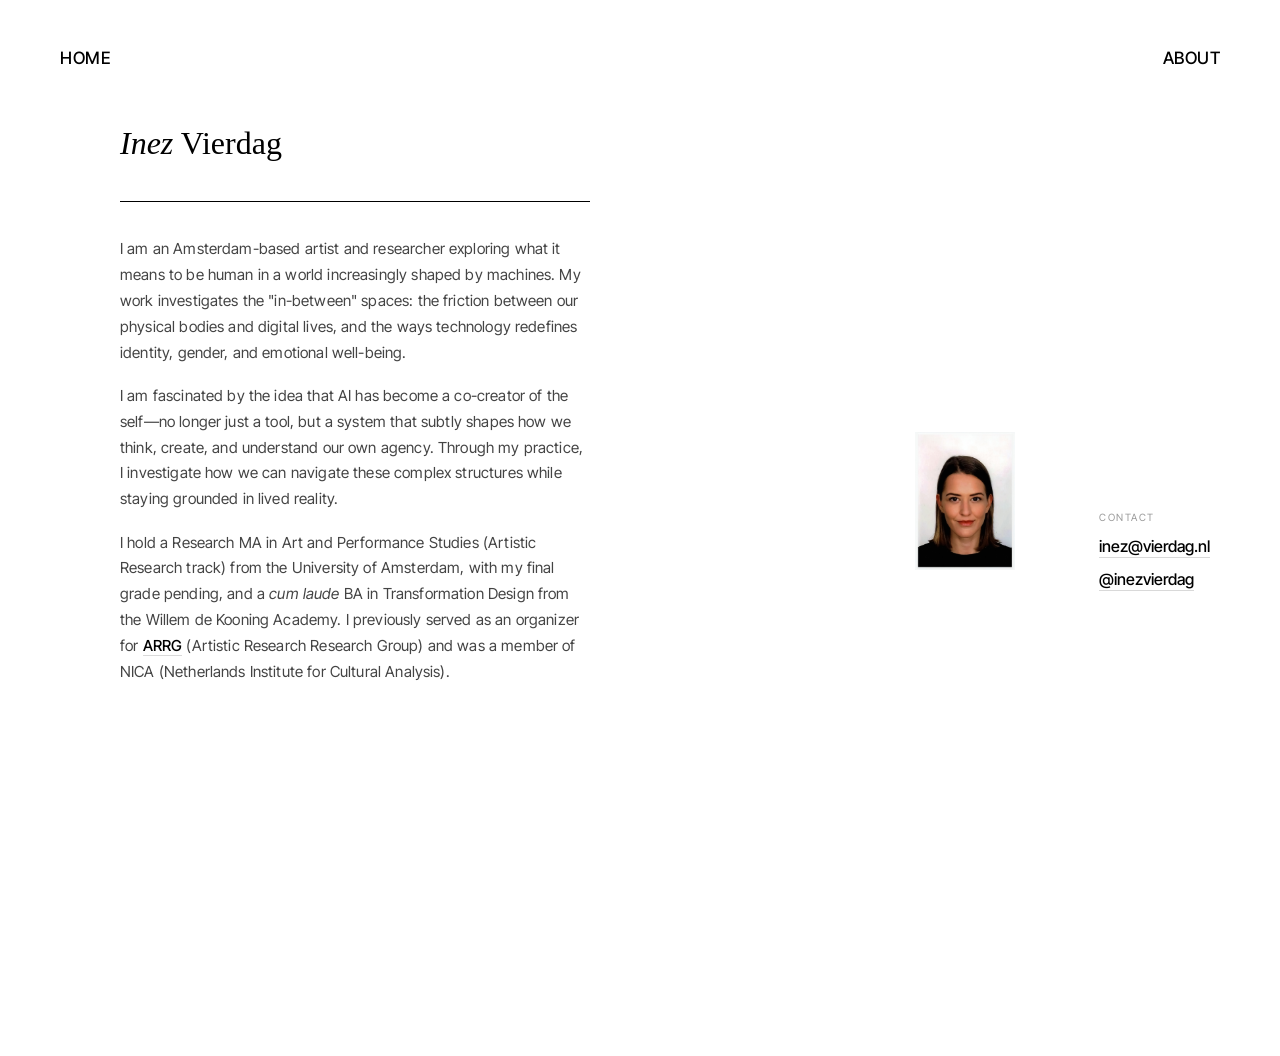
<file: about.html>
<!DOCTYPE html>
<html lang="en">
<head>
    <meta charset="UTF-8">
    <meta name="viewport" content="width=device-width, initial-scale=1.0">
    <title>Inez Vierdag | A.I. Doorbitch</title>
    <link rel="stylesheet" href="../style.css">

    <link rel="preconnect" href="https://fonts.googleapis.com">
    <link rel="preconnect" href="https://fonts.gstatic.com" crossorigin>
    <link href="https://fonts.googleapis.com/css2?family=Inter+Tight:ital,wght@0,400;0,600;1,400&family=Source+Serif+4:ital,opsz,wght@0,8..60,400;1,8..60,400&display=swap" rel="stylesheet">
</head>

<body class="project-page about-page">

    <nav>
        <div class="nav-item"><a href="index.html">Home</a></div>
        <div class="nav-item"><a href="about.html">About</a></div>
    </nav>

    <main class="split-layout">
        
        <section class="text-column">
            <h1 class="project-title"><em>Inez</em>  Vierdag</h1>
            <div class="meta-data">
                <br>
                <div class="exhibition-list">
                    <div class="ex-item fragment-link" data-target="about-image">
                    </div>
                </div>
            </div>
            <div class="project-abstract">
                <p>
                    I am an Amsterdam-based artist and researcher exploring what it means to be human in a world increasingly shaped by machines. My work investigates the "in-between" spaces: the friction between our physical bodies and digital lives, and the ways technology redefines identity, gender, and emotional well-being.
                </p>
                
                <p>
                    I am fascinated by the idea that AI has become a co-creator of the self—no longer just a tool, but a system that subtly shapes how we think, create, and understand our own agency. Through my practice, I investigate how we can navigate these complex structures while staying grounded in lived reality.
                </p>

                <p>
                    I hold a Research MA in Art and Performance Studies (Artistic Research track) from the University of Amsterdam, with my final grade pending, and a <em>cum laude</em> BA in Transformation Design from the Willem de Kooning Academy. I previously served as an organizer for <strong><a href="https://asca.uva.nl/content/research-groups/artistic-research/artistic-research.html" target="_blank" class="inline-link">ARRG</a></strong> (Artistic Research Research Group) and was a member of NICA (Netherlands Institute for Cultural Analysis).
                </p>
            </div>
        </section>
        <section class="display-area" id="discovery-zone">
            <div class="contact-section meta-data">
                <p class="section-label">Contact</p>
                <p><a href="mailto:inez@vierdag.nl">inez@vierdag.nl</a></p>
                <p><a href="https://instagram.com/inezvierdag" target="_blank">@inezvierdag</a></p>
            </div>
            <div class="stack-container">
                <img id="about-image" src="assets/pf1.jpg" class="stack-item vivid" style="opacity: 1; max-height: 60vh !important; transform: translate(0,0);">
            </div>
        </section>
        
    </main>
</body>
</html>
</file>
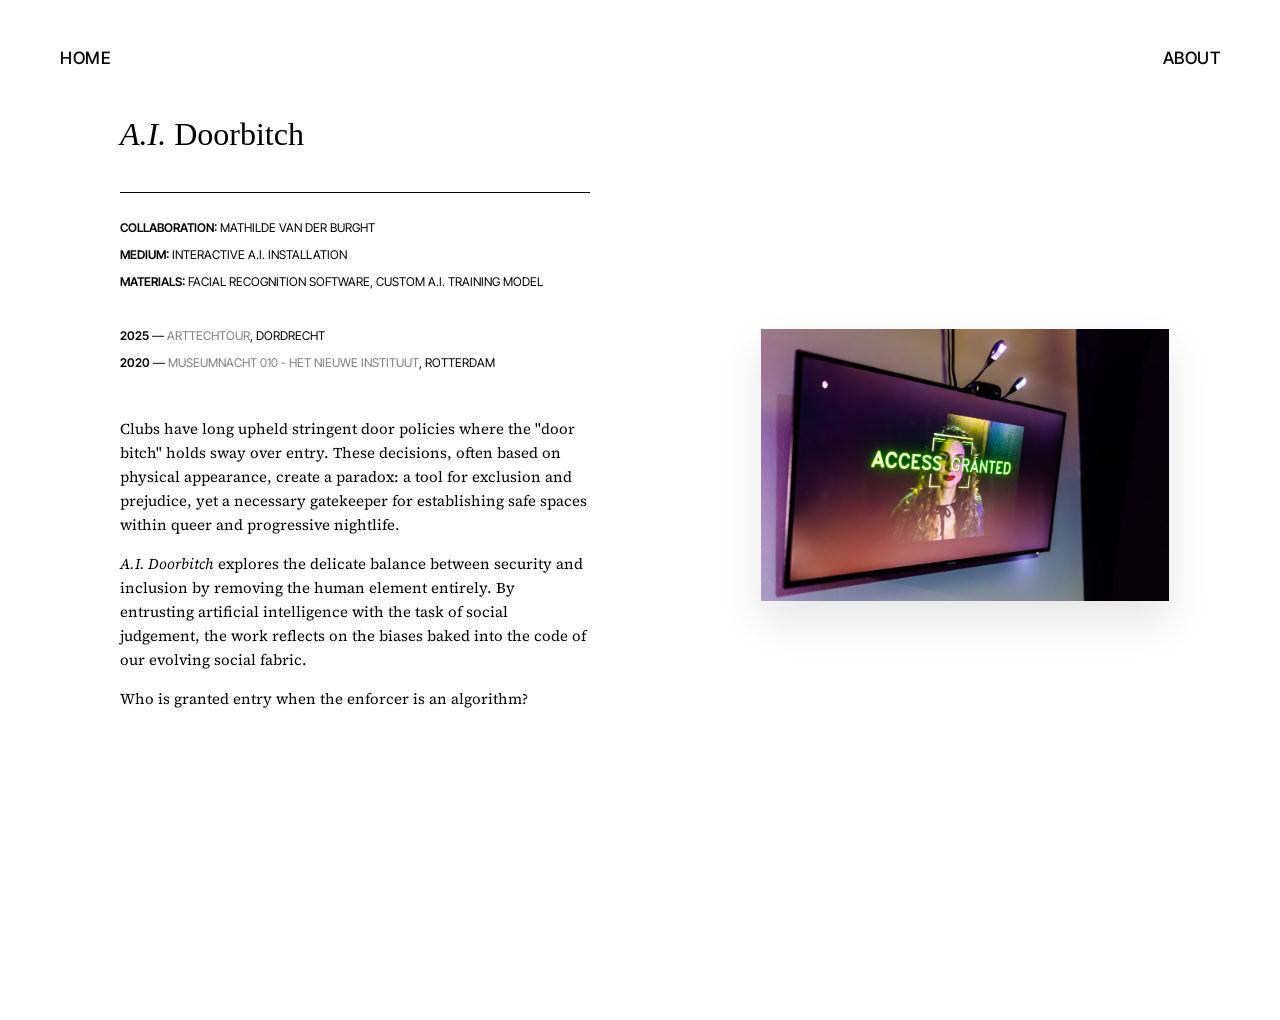
<file: ai-doorbitch.html>
<!DOCTYPE html>
<html lang="en">
<head>
    <meta charset="UTF-8">
    <meta name="viewport" content="width=device-width, initial-scale=1.0">
    <title>Inez Vierdag | A.I. Doorbitch</title>
    <link rel="stylesheet" href="../style.css">

    <link rel="preconnect" href="https://fonts.googleapis.com">
    <link rel="preconnect" href="https://fonts.gstatic.com" crossorigin>
    <link href="https://fonts.googleapis.com/css2?family=Inter+Tight:ital,wght@0,400;0,600;1,400&family=Source+Serif+4:ital,opsz,wght@0,8..60,400;1,8..60,400&display=swap" rel="stylesheet">
</head>

<body class="project-page">

    <nav>
        <div class="nav-item"><a href="index.html">Home</a></div>
        <div class="nav-item"><a href="about.html">About</a></div>
    </nav>

    <main class="split-layout">
        
<section class="text-column">
    <h1 class="project-title"><em>A.I.</em> Doorbitch</h1>
    
    <div class="meta-data">
        <p><strong>Collaboration:</strong> Mathilde van der Burght</p>
        <p><strong>Medium:</strong> Interactive A.I. Installation</p>
        <p><strong>Materials:</strong> Facial recognition software, custom A.I. training model</p>
        <br>
        
    <div class="exhibition-history">
            <p><strong>2025</strong> — <span class="ex-item fragment-link pair-trigger" data-target="media-10">ArtTechTour</span>, Dordrecht</p>
            <p><strong>2020</strong> — <span class="ex-item fragment-link" data-target="media-12">Museumnacht 010 - Het Nieuwe Instituut</span>, Rotterdam</p>
        </div>
              </div>
            <div class="project-abstract">
                <p>
                    Clubs have long upheld stringent door policies where the "door bitch" holds sway over entry. These decisions, often based on physical appearance, create a paradox: a tool for exclusion and prejudice, yet a necessary gatekeeper for establishing safe spaces within queer and progressive nightlife.
                </p>
                <p>
                    <em>A.I. Doorbitch</em> explores the delicate balance between security and inclusion by removing the human element entirely. By entrusting artificial intelligence with the task of social judgement, the work reflects on the biases baked into the code of our evolving social fabric.
                </p>
                <p class="abstract-footer">
                    Who is granted entry when the enforcer is an algorithm?
                </p>
            </div>
        </section>

        <section class="display-area" id="discovery-zone">
            <div class="stack-container" data-steps="media-10;media-12">
                <img id="media-10" src="../assets/arttechtour.jpg" class="stack-item vivid" style="opacity: 1; max-height: 55vh !important;">
                <div id="media-12" class="stack-item vimeo-wrapper-horizontal">
                    <iframe 
                        src="https://player.vimeo.com/video/460593455?h=a5f113e6e3&amp;autoplay=1&amp;background=1&amp;muted=1&amp;loop=0" 
                        frameborder="0" 
                        allow="autoplay; fullscreen; picture-in-picture" 
                        style="width:100%; height:100%;" 
                        title="A.I. Doorbitch">
                    </iframe>
                </div>
            </div>
        </section>
    </main>

    <script src="https://player.vimeo.com/api/player.js"></script>
    <script src="slideshow.js"></script>
</body>
</html>
</file>
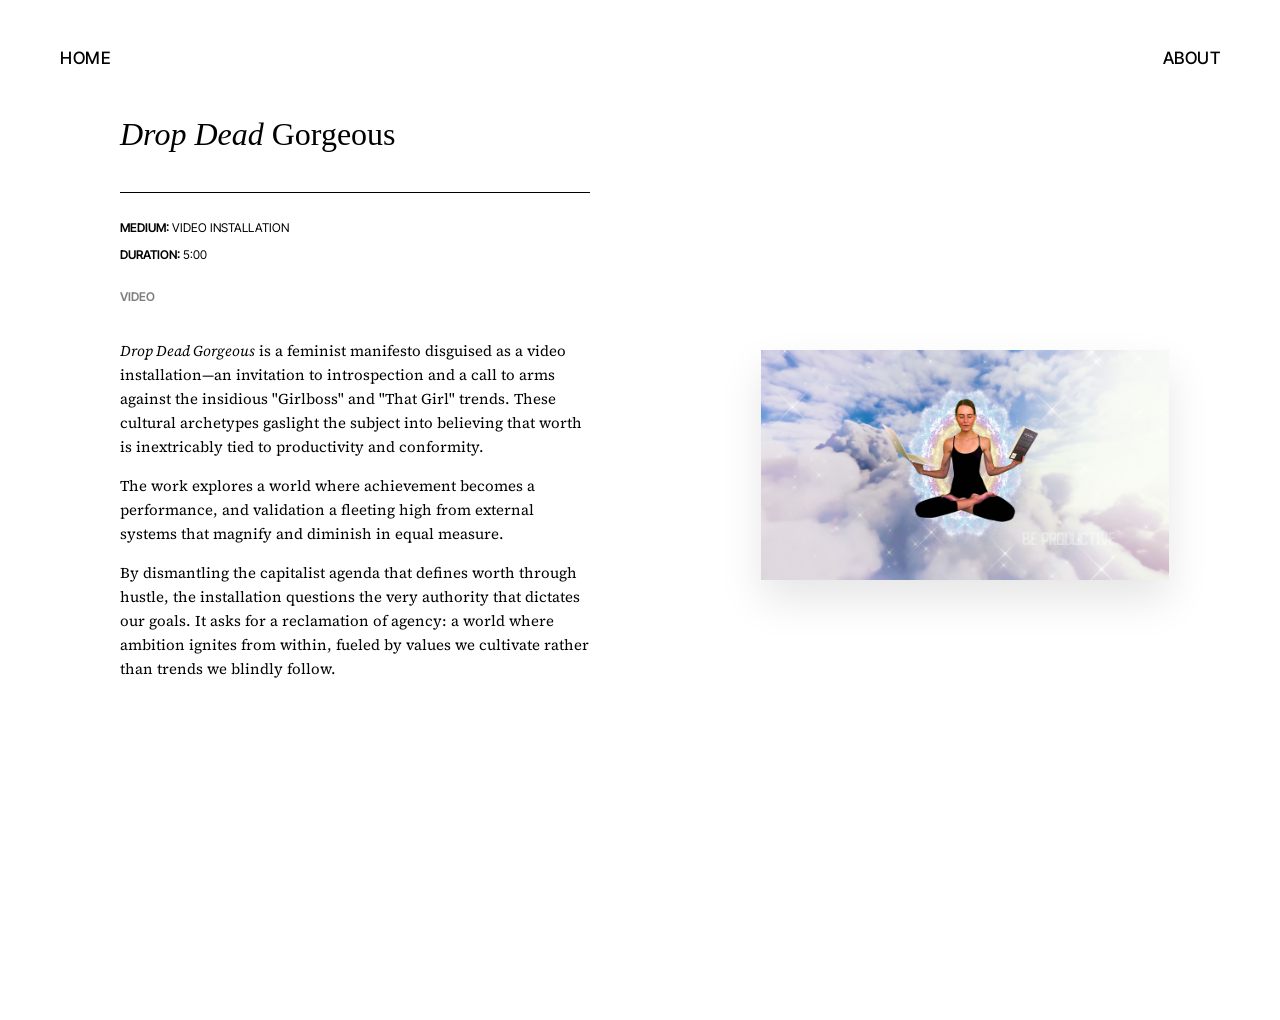
<file: drop-dead-gorgeous.html>
<!DOCTYPE html>
<html lang="en">
<head>
    <meta charset="UTF-8">
    <meta name="viewport" content="width=device-width, initial-scale=1.0">
    <title>Inez Vierdag | A.I. Doorbitch</title>
    <link rel="stylesheet" href="../style.css">

    <link rel="preconnect" href="https://fonts.googleapis.com">
    <link rel="preconnect" href="https://fonts.gstatic.com" crossorigin>
    <link href="https://fonts.googleapis.com/css2?family=Inter+Tight:ital,wght@0,400;0,600;1,400&family=Source+Serif+4:ital,opsz,wght@0,8..60,400;1,8..60,400&display=swap" rel="stylesheet">
</head>


<body class="project-page">
    <nav>
        <div class="nav-item"><a href="index.html">Home</a></div>
        <div class="nav-item"><a href="about.html">About</a></div>
    </nav>

    <main class="split-layout">
        
        <section class="text-column">
            <h1 class="project-title"><em>Drop Dead</em> Gorgeous</h1>
            
            <div class="meta-data">
                <p><strong>Medium:</strong> Video Installation</p>
                <p><strong>Duration:</strong> 5:00</p>
                
                <br>
                
                <div class="exhibition-list">

                    <div class="ex-item fragment-link" data-target="media-6">
                        <span class="venue"><strong>Video</strong></span>
                    </div>
                </div>
            </div>

            <div class="project-abstract">
                <p>
                    <em>Drop Dead Gorgeous</em> is a feminist manifesto disguised as a video installation—an invitation to introspection and a call to arms against the insidious "Girlboss" and "That Girl" trends. These cultural archetypes gaslight the subject into believing that worth is inextricably tied to productivity and conformity.
                </p>
                <p>
                    The work explores a world where achievement becomes a performance, and validation a fleeting high from external systems that magnify and diminish in equal measure.
                </p>
                <p>
                    By dismantling the capitalist agenda that defines worth through hustle, the installation questions the very authority that dictates our goals. It asks for a reclamation of agency: a world where ambition ignites from within, fueled by values we cultivate rather than trends we blindly follow.
                </p>
            </div>
        </section>

        <section class="display-area" id="discovery-zone">
            <div class="stack-container" data-steps="media-7;media-6">
                
                <img id="media-7" src="../assets/dropdeadgorgeous1.jpg" class="stack-item vivid" style="opacity: 1;">
                
                <div id="media-6" class="stack-item vimeo-wrapper-horizontal">
                    <iframe 
                        src="https://player.vimeo.com/video/791855427?badge=0&amp;autopause=0&amp;player_id=0&amp;app_id=58479&amp;autoplay=1&amp;background=1&amp;loop=0&amp;muted=1" 
                        frameborder="0" 
                        allow="autoplay; fullscreen; picture-in-picture" 
                        style="width:100%; height:100%;" 
                        title="Drop Dead Gorgeous">
                    </iframe>
                </div>

            </div>
        </section>
    </main>

    <script src="https://player.vimeo.com/api/player.js"></script>
    <script src="slideshow.js"></script>
</body>
</html>
</file>
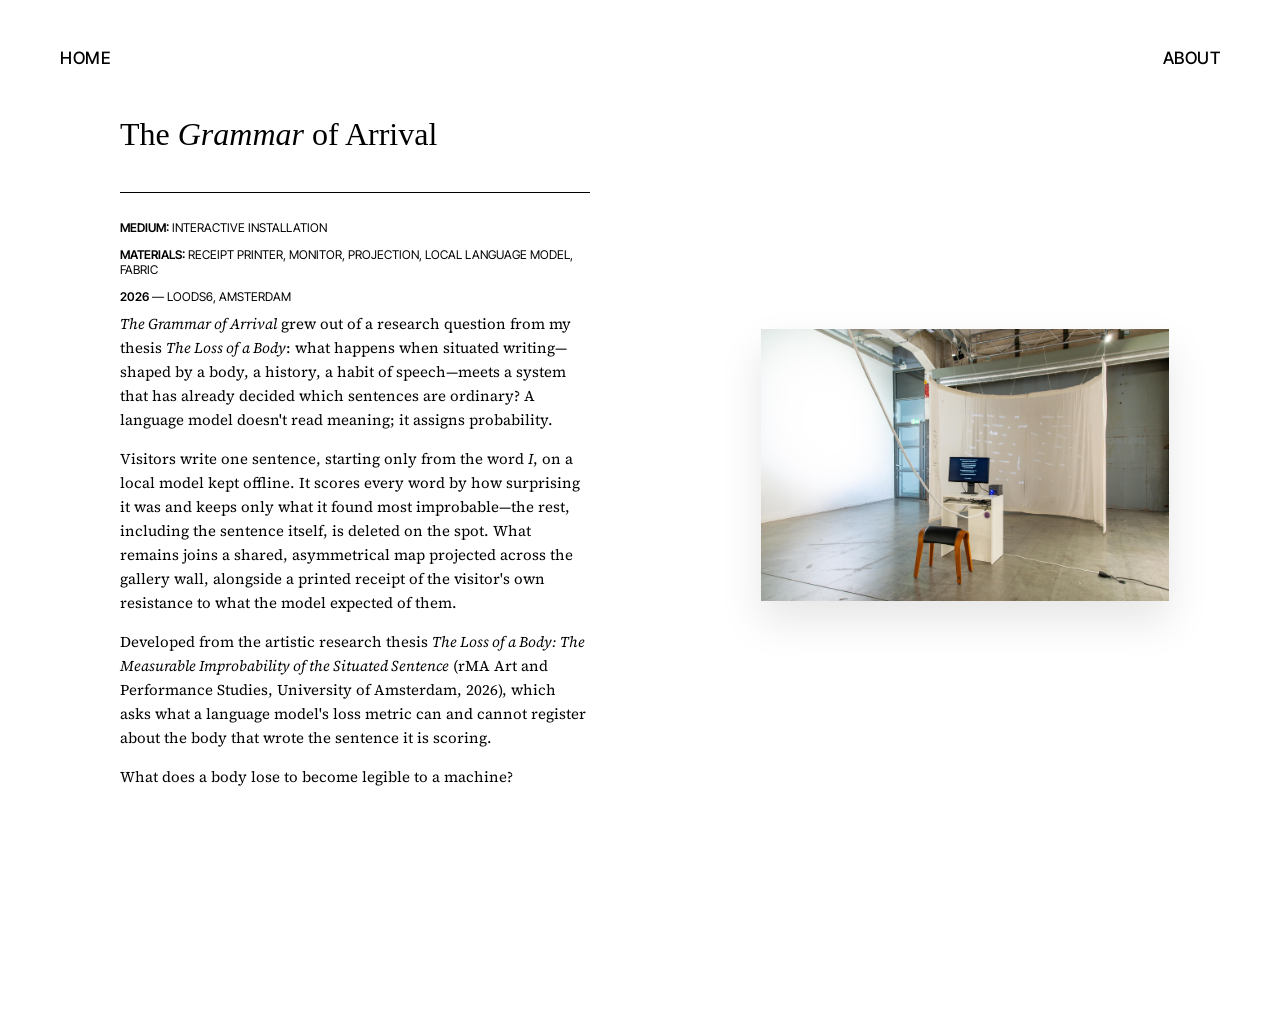
<file: grammar-of-arrival.html>
<!DOCTYPE html>
<html lang="en">
<head>
    <meta charset="UTF-8">
    <meta name="viewport" content="width=device-width, initial-scale=1.0">
    <title>Inez Vierdag | The Grammar of Arrival</title>
    <link rel="stylesheet" href="style.css">
    <link rel="preconnect" href="https://fonts.googleapis.com">
    <link rel="preconnect" href="https://fonts.gstatic.com" crossorigin>
    <link href="https://fonts.googleapis.com/css2?family=Inter+Tight:ital,wght@0,400;0,600;1,400&family=Source+Serif+4:ital,opsz,wght@0,8..60,400;1,8..60,400&display=swap" rel="stylesheet">
    <style>
        /* Page-specific: tighter gap between the exhibition line and the
           abstract, without changing this spacing on other project pages. */
        .grammar-page .project-abstract {
            margin-top: 8px;
        }
        .grammar-page .project-abstract p:first-child {
            margin-top: 0;
        }
        .grammar-page .exhibition-history p:last-child {
            margin-bottom: 0;
        }
        /* Each photo sits a few millimetres off the others, with the same
           soft shadow as the images on the other project pages. */
        .grammar-page .stack-item {
            box-shadow: 0 20px 40px rgba(0,0,0,0.1);
        }
        #grammar-1 { transform: translate(0, 0); }
        #grammar-2 { transform: translate(9px, -7px); }
        #grammar-3 { transform: translate(-9px, 7px); }
        #grammar-4 { transform: translate(7px, 9px); }
    </style>
</head>

<body class="project-page grammar-page">

    <nav>
        <div class="nav-item"><a href="index.html">Home</a></div>
        <div class="nav-item"><a href="about.html">About</a></div>
    </nav>

    <main class="split-layout">

<section class="text-column">
    <h1 class="project-title">The <em>Grammar</em> of Arrival</h1>

    <div class="meta-data">
        <p><strong>Medium:</strong> Interactive Installation</p>
        <p><strong>Materials:</strong> Receipt printer, monitor, projection, local language model, fabric</p>

    <div class="exhibition-history">
            <p><strong>2026</strong> — Loods6, Amsterdam</p>
        </div>
            </div>

    <div class="project-abstract">
        <p>
            <em>The Grammar of Arrival</em> grew out of a research question from my thesis <em>The Loss of a Body</em>: what happens when situated writing—shaped by a body, a history, a habit of speech—meets a system that has already decided which sentences are ordinary? A language model doesn't read meaning; it assigns probability.
        </p>
        <p>
            Visitors write one sentence, starting only from the word <em>I</em>, on a local model kept offline. It scores every word by how surprising it was and keeps only what it found most improbable—the rest, including the sentence itself, is deleted on the spot. What remains joins a shared, asymmetrical map projected across the gallery wall, alongside a printed receipt of the visitor's own resistance to what the model expected of them.
        </p>
        <p>
            Developed from the artistic research thesis <em>The Loss of a Body: The Measurable Improbability of the Situated Sentence</em> (rMA Art and Performance Studies, University of Amsterdam, 2026), which asks what a language model's loss metric can and cannot register about the body that wrote the sentence it is scoring.
        </p>
        <p class="abstract-footer">
            What does a body lose to become legible to a machine?
        </p>
    </div>
</section>

<section class="display-area" id="discovery-zone">
    <div class="stack-container" data-steps="grammar-1;grammar-2;grammar-3;grammar-4" data-first-ms="5000" data-dwell-min="5000" data-dwell-max="7000">
        <img id="grammar-1" src="assets/grammar-fullexp.jpg" class="stack-item vivid" style="opacity: 1;">
        <img id="grammar-2" src="assets/grammar-people.jpg" class="stack-item">
        <img id="grammar-3" src="assets/grammar-person.jpg" class="stack-item">
        <img id="grammar-4" src="assets/grammar-receipt.jpg" class="stack-item">
    </div>
</section>
    </main>

<script src="slideshow.js"></script>
</body>
</html>
</file>
<file: style.css>
/* DESIGN TOKENS */
:root {
    /* Color */
    --color-ink: #000;
    --color-paper: #fff;
    --color-body-text: #444;
    --color-muted: #999;
    --color-line: rgba(0, 0, 0, 0.1);
    --color-line-strong: rgba(0, 0, 0, 0.15);
    --color-shadow-soft: rgba(0, 0, 0, 0.04);
    --color-shadow-mid: rgba(0, 0, 0, 0.1);
    --color-shadow-strong: rgba(0, 0, 0, 0.3);

    /* Typography */
    --font-serif: 'Times New Roman', Times, serif;
    --font-sans: 'Inter Tight', sans-serif;
    --font-serif-body: 'Source Serif 4', serif;

    /* Spacing */
    --space-page-padding: 60px;
    --space-nav-gap: 40px;

    /* Layout */
    --width-text-column: 650px;
    --width-text-column-tablet: 40vw;
}

/* GLOBAL SETTINGS */
body {
    font-family: var(--font-serif);
    background-color: var(--color-paper);
    color: var(--color-ink);
    height: 100vh;
    overflow: hidden;
    padding: var(--space-page-padding);
    cursor: pointer;
}
html, body {
    overflow-y: auto; 
    min-height: 100vh;
    overflow-x: hidden;
    scroll-behavior: smooth;
}

::-webkit-scrollbar {
    width: 6px;
}
::-webkit-scrollbar-thumb {
    background: rgba(0,0,0,0.1);
    border-radius: 10px;
}
a { text-decoration: none; cursor: pointer; }

/* --- MAIN NAVIGATION (single source of truth — fixed overlay, all pages) --- */
nav {
    font-family: var(--font-sans);
    display: flex;
    justify-content: space-between;
    align-items: center;
    flex-wrap: wrap;
    font-size: 17px;
    font-weight: 600;
    font-style: normal;
    text-transform: uppercase;
    letter-spacing: 0.5px;
    position: fixed;
    top: 40px;
    left: var(--space-page-padding);
    width: calc(100% - (var(--space-page-padding) * 2));
    z-index: 3000;
    background: none;
    border: none;
    color: var(--color-ink);
    padding: 0;
    margin: 0;
}

nav a {
    font-family: var(--font-sans);
    display: block;
    font-weight: 500;
    font-size: 17px;
    letter-spacing: 0.5px;
    text-transform: uppercase;
    color: var(--color-ink);
    background: none;
    border: none;
    text-decoration: none;
    transition: opacity 0.2s;
    padding: 8px 0;
}

nav a:hover {
    opacity: 0.7;
}

/* --- NAV ITEM SPACING & ALIGNMENT --- */
.nav-item {
    display: flex;
    align-items: center;
    flex: 1 1 10;
    /* No extra padding for index-like look */
}

/* --- HOMEPAGE BACKGROUND WATERMARK --- */
body.index-page {
    position: relative;
}

body.index-page::before {
    content: "";
    position: fixed;
    inset: 0;
    background-image: url('assets/flower.png');
    background-repeat: no-repeat;
    background-position: center;
    background-size: min(60vw, 700px);
    z-index: 0;
    pointer-events: none;
}

/* KINETIC CONTAINER */
.kinetic-container {
    display: flex;
    flex-direction: column;
    justify-content: center;
    height: 80vh; 
    position: relative;
    z-index: 10; 
}

/* MOVING ROWS */
.list-row {
    font-size: 3vw; 
    line-height: 1.8; 
    
    text-align: left; 
    padding-left: 15%;
    
    white-space: nowrap;
    animation: drift infinite alternate ease-in-out;
}

/* ANIMATION SPEEDS */
.delay-1 { animation-duration: 10s; }
.delay-2 { animation-duration: 14s; animation-direction: alternate-reverse; }
.delay-3 { animation-duration: 12s; }

@keyframes drift {
    0% { transform: translateX(-15px); }
    100% { transform: translateX(15px); }
}

/* LINK STYLES (More Visible/Direct) */
.hover-trigger {
    display: inline-block;
    color: transparent; 
    
    /* 2. DARKER OUTLINE */
    -webkit-text-stroke: 0.8px #888888; 
    
    /* 3. FASTER TRANSITION (Snappier) */
    transition: all 0.2s ease; 
}

.hover-trigger:hover {
    color: var(--color-ink); 
    -webkit-text-stroke: 0px transparent; 
    transform: translateX(10px); 
}

/* THE YEAR */
.year {
    font-family: var(--font-sans);
    font-size: 1vw; 
    margin-left: 15px;
    font-style: normal;
    font-weight: 600; 
    color: var(--color-ink);
    opacity: 1; 
}

/* FADE OTHERS */
.kinetic-container:has(.list-row a:hover) .list-row a:not(:hover) {
    opacity: 0.3;
    filter: blur(0px);
}

/* =========================================
   PROJECT PAGES :)
   ========================================= */

body.project-page {
    background-color: var(--color-paper);
    margin: 0;
    overflow: hidden;
}


.split-layout {
    display: flex;
    width: 100%;
    max-width: 1600px;
    margin: 0 auto;
    height: 100%;
    justify-content: center;
}


/* --- LEFT COLUMN: ULTRA-WIDE --- */
.text-column {
    width: var(--width-text-column);
    flex-shrink: 0;
    height: 100vh;
    padding: 0 120px 20px 60px; 
    display: flex;
    flex-direction: column;
    z-index: 20;
    background-color: var(--color-paper);
    box-sizing: border-box;
}

.project-title {
    font-family: var(--font-serif);
    font-size: 32px;
    font-weight: 300;
    margin-bottom: 40px;
    line-height: 1.1;
}

.meta-data {
    font-family: var(--font-sans);
    font-size: 12px;
    text-transform: uppercase;
    border-top: 1px solid var(--color-ink);
    font-weight: 400;
    width: 100%; 
    padding-top: 15px;
    margin-bottom: 0px;
}

.meta-data strong {
    font-weight: 600;
    color: var(--color-ink);
}

.fragment-link {
    cursor: pointer;
    transition: opacity 0.3s ease;
    opacity: 0.5;
}
.fragment-link:hover { opacity: 1; }

.project-abstract {
    font-family: var(--font-serif-body);
    font-size: 15px;
    line-height: 1.6;
    margin-top: 20px;
    margin-bottom: 1.2em; /* reduced from 3.5em to move contact section higher */
}

/* --- RIGHT SIDE: DYNAMIC SHAPE CANVAS --- */
.display-area {
    flex: 0 1 700px;
    height: 90vh;
    position:relative;
    background-color: var(--color-paper);
    overflow: visible;
    display: flex;
    align-items: center;
    justify-content: center;
}

.about-page .display-area .contact-section {
    position: absolute;
    right: 10px;
    left: auto;
    width: auto;
    max-width: 320px;
    top: 390px;
    z-index: 10;
    align-items: flex-end;
    text-align: left;
}

/* --- THE STACK CONTAINER --- */
.stack-container {
    position: absolute;
    top: 50%;
    left: 0;
    right: 0;
    transform: translateY(-50%);
    height: 80vh; 
    display: flex;
    align-items: center;
    justify-content: center;
    pointer-events: none; 
    z-index: 100;
}

/* --- THE STACKED ITEMS --- */
.stack-item {
    position: absolute;
    inset: 0;
    margin: auto;
    width: auto;
    height: auto;
    max-width: 80%;
    max-height: 60vh;

    opacity: 0;
    filter: blur(10px);
    scale: 1.03;
    pointer-events: none;

    transition: opacity 3.5s ease-in-out, filter 3s ease-in-out, transform 1.5s ease, scale 7s ease-out;
}
/* ACTIVE STATE: Forced solid */
.stack-item.vivid {
    filter: blur(0px);
    scale: 1;
    z-index: 150;
    opacity: 1 !important;
    transition: opacity 3.5s ease-in-out, filter 3s ease-in-out, transform 1.5s ease, scale 7s ease-out;
}

/* PINNED STATE: Forced solid and interactive */
.stack-item.pinned {
    filter: blur(0px);
    z-index: 500;
    pointer-events: auto;
    opacity: 1 !important;
    transition: opacity 0.6s ease-out, filter 0.6s ease-out;
}

#media-3 {
    max-width: 60%; 
}
/* --- TARGETED SMALLER LOCAL VIDEO --- */
#media-4 {
    max-height: 60vh !important; 
    width: auto;
    display: flex;
    align-items: center;
    justify-content: center;
    background: transparent; 
}

#media-4 video {
    max-height: 60vh;
    width: auto;
    box-shadow: 0 10px 30px rgba(0,0,0,0.1);
}

/* --- OPTIONAL: ADJUSTING THE SCATTER RADIUS --- */
#media-4.vivid {
    transition: opacity 3.5s ease-in-out, filter 3s ease-in-out, transform 1.5s ease, scale 7s ease-out;
}
/* --- VIMEO: 9:16 CROP & VISIBILITY --- */

.vimeo-wrapper {
    /* Fixed vertical proportions for the crop */
    width: 36vh !important; 
    height: 60vh !important; 
    aspect-ratio: 9 / 16; 
    background: var(--color-ink);
    overflow: hidden;
    display: flex;
    align-items: center;
    justify-content: center;
    box-shadow: 0 30px 60px rgba(0,0,0,0.3);
}

.vimeo-wrapper iframe {
    /* Scale and object-fit to achieve the 9:16 side-crop */
    width: 140%; 
    height: 100%;
    object-fit: cover;
    pointer-events: none;
}

.pinned iframe {
    pointer-events: auto;
}
/* Special class applied via JS when triggered as a pair */
.stack-item.as-pair-1 {
    transform: translate(-55%, -5%) scale(0.85) !important;
    z-index: 150;
}

.stack-item.as-pair-2 {
    transform: translate(55%, 5%) scale(0.85) !important;
    z-index: 151;
}

/* Ensure media-3 starts visible on page load */
#media-3.vivid {
    opacity: 1 !important;
    filter: blur(0px);
    z-index: 100;
}


/* 1. THE BASE STATE (Hidden) */
.vimeo-wrapper-horizontal {
    position: absolute;
    width: 65vh !important; 
    aspect-ratio: 16 / 9; 
    background: var(--color-ink);
    overflow: hidden;
    
    opacity: 0; 
    filter: blur(25px);
    pointer-events: none; 
    
    transition: opacity 3.5s ease-in-out, filter 3s ease-in-out, transform 1.5s ease, scale 7s ease-out;
}

/* 2. THE VISIBLE STATE (When hovered) */
.vimeo-wrapper-horizontal.vivid {
    opacity: 1 !important;
    filter: blur(0px);
    z-index: 150;
}

/* 3. THE PINNED STATE (When clicked) */
.vimeo-wrapper-horizontal.pinned {
    opacity: 1 !important;
    filter: blur(0px);
    z-index: 500;
    pointer-events: auto;
}

/* 4. THE IFRAME RESET (Forces standard 16:9 look) */
.vimeo-wrapper-horizontal iframe {
    width: 100% !important;
    height: 100% !important;
    object-fit: cover;
}

/* Specific size for the opening image */
#media-7 {
    max-height: 40vh !important; 
    width: auto;
    box-shadow: 0 20px 40px rgba(0,0,0,0.1);
}

/* Ensure it stays sharp and centered when active */
#media-7.vivid {
    filter: blur(0px);
    opacity: 1 !important;
    transform: translate(0, 0); 
    z-index: 100;
}

/* Specific size for the opening image */
#media-10 {
    max-height: 10vh !important; 
    width: auto;
    box-shadow: 0 20px 40px rgba(0,0,0,0.1);
}


#media-10.vivid {
    filter: blur(0px);
    opacity: 1 !important;
    transform: translate(0, 0); 
    z-index: 100;
}

/* =========================================
   ABOUT PAGE
   ========================================= */

.about-page .split-layout {
    align-items: flex-start; 
    padding-top: 4vh; 
}

/* 1. Name Title Spacing */
.about-page .project-title {
    margin-top: 0rem;
    margin-bottom: 0rem; 
    font-family: var(--font-serif);
    font-size: 32px;
    font-weight: 300;
    margin-bottom: 40px;
    line-height: 1.1;
}

.about-page .display-area {
    margin-top: 0;
}

/* 2. Main Text Styling */
.about-page .project-abstract p {
    font-family: var(--font-sans);
    font-size: 0.95rem;
    font-weight: 400;
    line-height: 1.7;
    color: var(--color-body-text);
    letter-spacing: 0.01em;
    margin-top: -1rem;
    margin-bottom: 2.2em; 
}

.about-page .project-abstract strong {
    font-weight: 500;
    color: var(--color-ink);
}

/* 3. Contact Section  */
.about-page .contact-section {
    margin-top: 0; 
    padding-bottom: 4rem; 
    border: none; 
}

.about-page .contact-section p {
    margin-bottom: 0.8rem; 
}

/* 4. Unified Link (Contact & Inline) */
.about-page .inline-link {
    font-family: var(--font-sans);
    text-decoration: none;
    color: var(--color-ink);
    border-bottom: 1px solid rgba(0,0,0,0.15);
    transition: all 0.3s ease;
}
.about-page .contact-section a{
    font-family: var(--font-sans);
    text-decoration: none;
    font-weight: 500;
    text-transform: none;
    color: var(--color-ink);
    font-size: 1rem;
    border-bottom: 1px solid rgba(0,0,0,0.15); 
    transition: all 0.3s ease;
    padding-bottom: 1px;
    padding-top: -10px;
}

/* 5. Unified Hover State */
.about-page .contact-section a:hover,
.about-page .inline-link:hover {
    border-bottom-color: var(--color-ink); 
    background-color: rgba(0,0,0,0.03); 
    opacity: 0.8;
}

.about-page .section-label {
    border: none;
    text-transform: uppercase;
    font-size: 10px;
    letter-spacing: 0.15em;
    color: var(--color-muted);
    margin-bottom: 1.2rem;
    display: block;
}

/* --- ABOUT PAGE IMAGE  --- */

.about-page #about-image {
    max-height: 40vh !important;
    width: auto;
    max-width: 100px;
    display: block;
}



body.project-page .text-column {
    padding-top: 30px; /* clears the fixed nav on project/about pages */
}

/* =========================================
   TABLET (481px – 900px)
   ========================================= */
@media (max-width: 900px) {
    .text-column {
        max-width: 42vw;
        padding: 0 40px 20px 40px;
    }

    .display-area {
        flex: 1 1 auto;
    }

    .about-page .display-area .contact-section {
        top: auto;
        bottom: 40px;
        left: 24px;
        right: 24px;
    }

    .about-page #about-image {
        max-height: 30vh !important;
    }
}

/* =========================================
   MOBILE (max-width: 480px)

   ========================================= */
@media (max-width: 480px) {

    body,
    body.project-page {
        padding: 16px;
        height: auto;
        min-height: 100dvh;
        overflow-y: auto;
        width: auto;
    }

    /* Stack main layout vertically */
    .split-layout {
        flex-direction: column;
        width: 100%;
        height: auto;
    }

    .text-column {
        width: 90%;
        max-width: 400px;
        height: auto;
        padding: 16px;
        margin: 0 auto;
        order: 1;
    }

    body.project-page .text-column {
        padding-top: 16px;
    }

    .display-area {
        width: 100%;
        min-height: 30vh;
        margin-top: 1rem;
        overflow: visible;
        order: 2;
        display: flex;
        justify-content: center;
        align-items: center;
        flex-direction: column;
    }

    .project-title {
        font-size: 6vw;
        line-height: 1.3;
        margin-bottom: 1rem;
    }

    .project-abstract p {
        font-size: 16px;
        line-height: 1.6;
        margin-bottom: 1rem;
    }

    /* Scale stacked media */
    .stack-item,
    #media-3,
    #media-4 video,
    .vimeo-wrapper,
    #media-7,
    #media-10 {
        max-width: 95%;
        max-height: 40vh;
        position: relative;
        margin: 1rem auto;
    }

    /* Take inactive items out. */
    .stack-item:not(.vivid):not(.pinned) {
        display: none;
    }

    /* Pair steps stack vertically on phones instead of sitting side by side. */
    .stack-item.as-pair-1,
    .stack-item.as-pair-2 {
        transform: none !important;
    }

    .vimeo-wrapper iframe,
    #media-4 video {
        width: 100%;
        height: auto;
    }

    /* Nav */
    nav {
        top: 16px;
        left: 16px;
        width: calc(100% - 32px);
        background: rgba(255, 255, 255, 0.95);
    }

    nav a {
        font-size: 17px;
    }

    /* Contact section stacks below everything on About */
    .about-page .contact-section {
        position: relative;
        top: auto;
        left: auto;
        right: auto;
        margin-top: 2rem;
        padding: 1.5rem;
        box-shadow: none;
    }

    /* Disable hover effects on mobile  */
    .hover-trigger {
        color: var(--color-ink);
        -webkit-text-stroke: 0;
        transform: none;
        opacity: 1;
    }

    /* Kinetic homepage list, simplified */
    .kinetic-container {
        height: auto;
        padding-top: 96px; 
        padding-bottom: 16px;
    }

    /* The flower */
    body.index-page::before {
        position: absolute;
        background-size: 70vw;
        background-position: center 250px;
    }

    .list-row {
        font-size: 6vw;
        padding-left: 5%;
        white-space: normal;
        line-height: 1.6;
    }

    .year {
        font-size: 3vw;
    }
}
</file>
